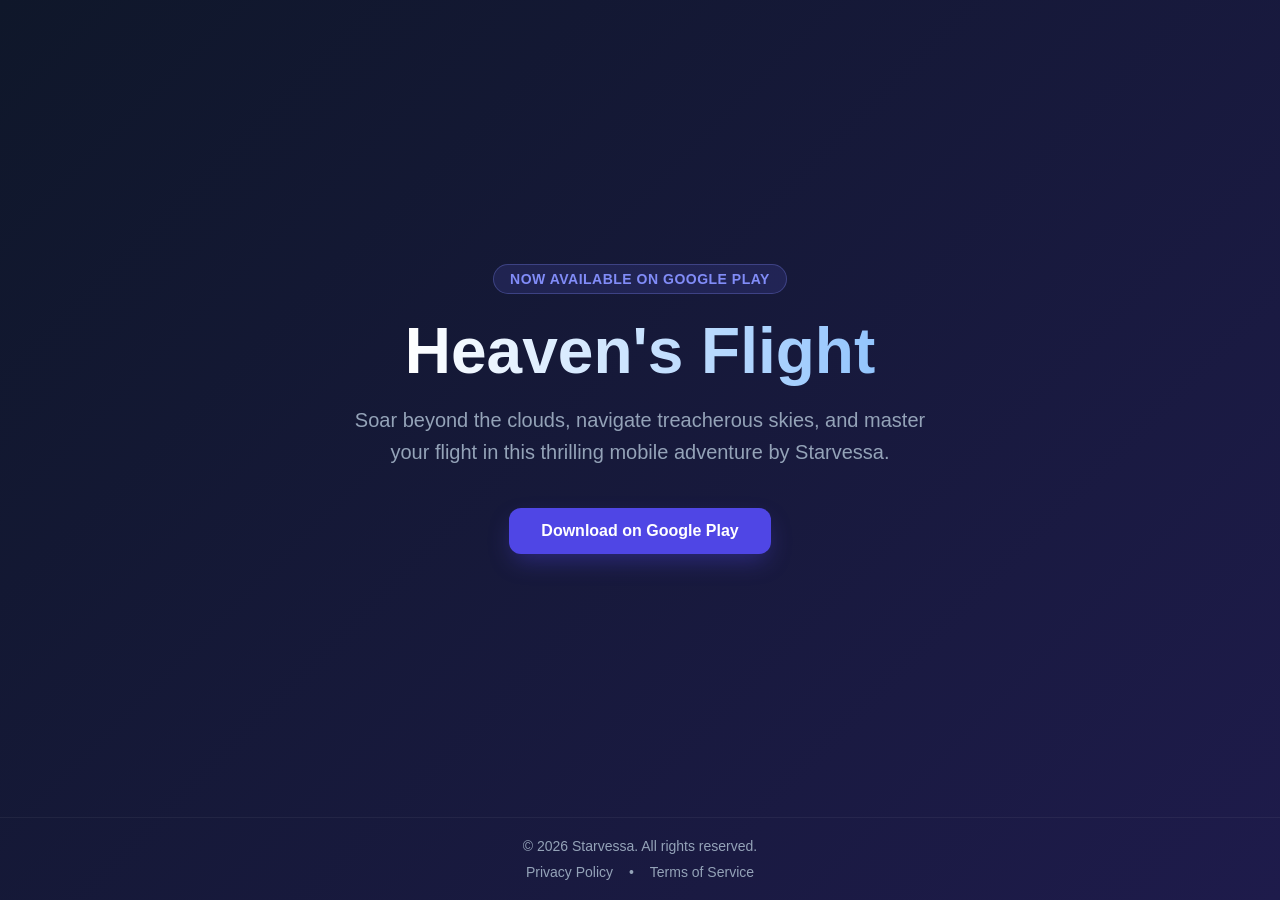
<file: index.html>
<!DOCTYPE html>
<html lang="en">
<head>
    <meta charset="UTF-8">
    <meta name="viewport" content="width=device-width, initial-scale=1.0">
    <title>Heaven's Flight - Official Game Site</title>
    <style>
        :root {
            --primary: #4f46e5;
            --primary-glow: rgba(79, 70, 229, 0.4);
            --bg-dark: #0f172a;
            --bg-card: #1e293b;
            --text-main: #f8fafc;
            --text-muted: #94a3b8;
        }
        * {
            box-sizing: border-box;
            margin: 0;
            padding: 0;
        }
        body {
            font-family: -apple-system, BlinkMacSystemFont, "Segoe UI", Roboto, Oxygen, Ubuntu, Cantarell, sans-serif;
            background: linear-gradient(135deg, #0f172a 0%, #1e1b4b 100%);
            color: var(--text-main);
            min-height: 100vh;
            display: flex;
            flex-direction: column;
            justify-content: space-between;
            overflow-x: hidden;
        }
        .container {
            max-width: 900px;
            margin: 0 auto;
            padding: 60px 20px;
            text-align: center;
            flex: 1;
            display: flex;
            flex-direction: column;
            justify-content: center;
            align-items: center;
        }
        .hero-badge {
            background: rgba(99, 102, 241, 0.15);
            color: #818cf8;
            padding: 6px 16px;
            border-radius: 20px;
            font-size: 14px;
            font-weight: 600;
            margin-bottom: 20px;
            letter-spacing: 0.5px;
            text-transform: uppercase;
            border: 1px solid rgba(129, 140, 248, 0.3);
        }
        h1 {
            font-size: clamp(2.5rem, 5vw, 4rem);
            font-weight: 800;
            margin-bottom: 16px;
            background: linear-gradient(to right, #ffffff, #93c5fd);
            -webkit-background-clip: text;
            -webkit-text-fill-color: transparent;
        }
        p.subtitle {
            font-size: clamp(1rem, 2vw, 1.25rem);
            color: var(--text-muted);
            max-width: 600px;
            margin-bottom: 40px;
            line-height: 1.6;
        }
        .cta-button {
            display: inline-flex;
            align-items: center;
            background-color: #4f46e5;
            color: white;
            text-decoration: none;
            padding: 14px 32px;
            border-radius: 12px;
            font-size: 16px;
            font-weight: 600;
            box-shadow: 0 10px 25px -5px var(--primary-glow);
            transition: all 0.3s ease;
        }
        .cta-button:hover {
            background-color: #4338ca;
            transform: translateY(-2px);
            box-shadow: 0 15px 30px -5px rgba(79, 70, 229, 0.6);
        }
        footer {
            padding: 20px;
            text-align: center;
            color: var(--text-muted);
            font-size: 14px;
            border-top: 1px solid rgba(255, 255, 255, 0.05);
        }
        footer a {
            color: var(--text-muted);
            text-decoration: none;
            margin: 0 12px;
            transition: color 0.2s;
        }
        footer a:hover {
            color: #ffffff;
        }
    </style>
</head>
<body>
    <div class="container">
        <div class="hero-badge">Now Available on Google Play</div>
        <h1>Heaven's Flight</h1>
        <p class="subtitle">Soar beyond the clouds, navigate treacherous skies, and master your flight in this thrilling mobile adventure by Starvessa.</p>
        <a href="https://play.google.com/store/apps/details?id=com.starvessa.heavensflight" class="cta-button" target="_blank">Download on Google Play</a>
    </div>
    <footer>
        <p>&copy; 2026 Starvessa. All rights reserved.</p>
        <div style="margin-top: 10px;">
            <a href="privacy.html">Privacy Policy</a> &bull; 
            <a href="terms.html">Terms of Service</a>
        </div>
    </footer>
</body>
</html>
</file>
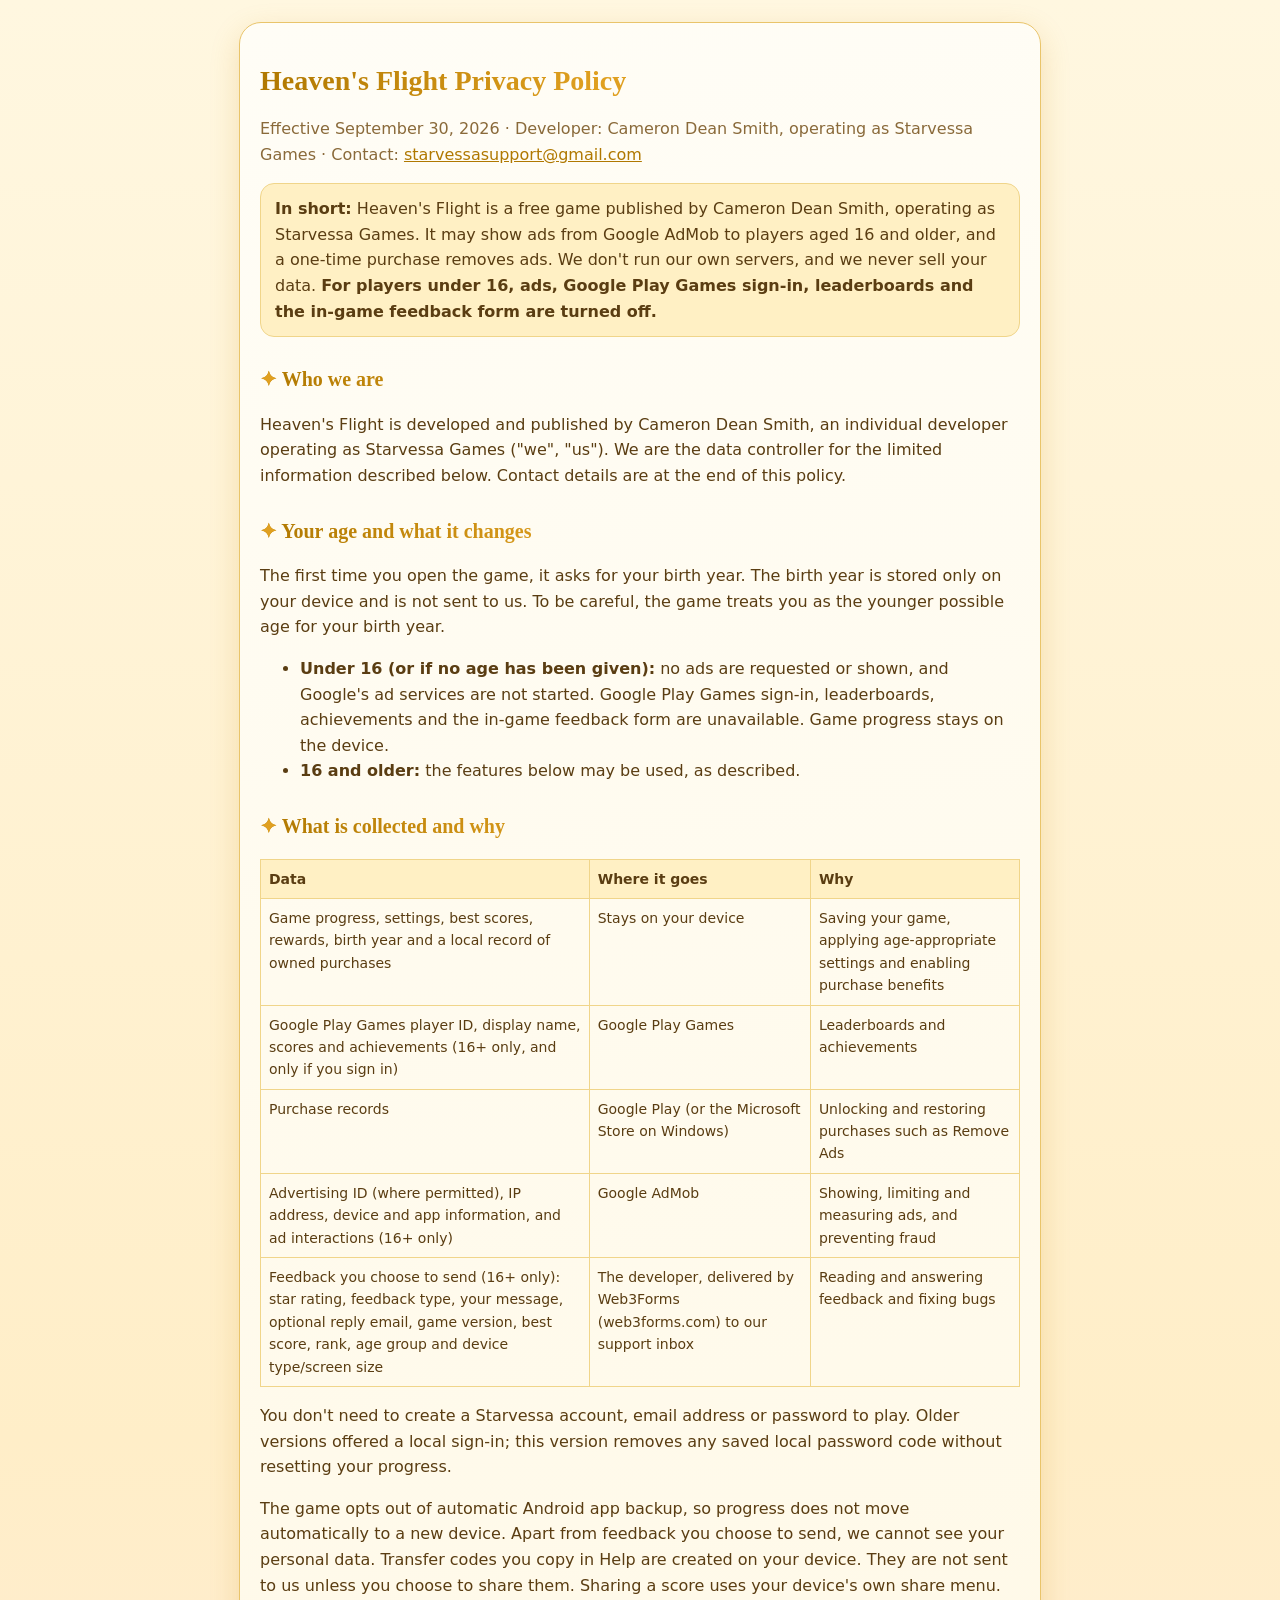
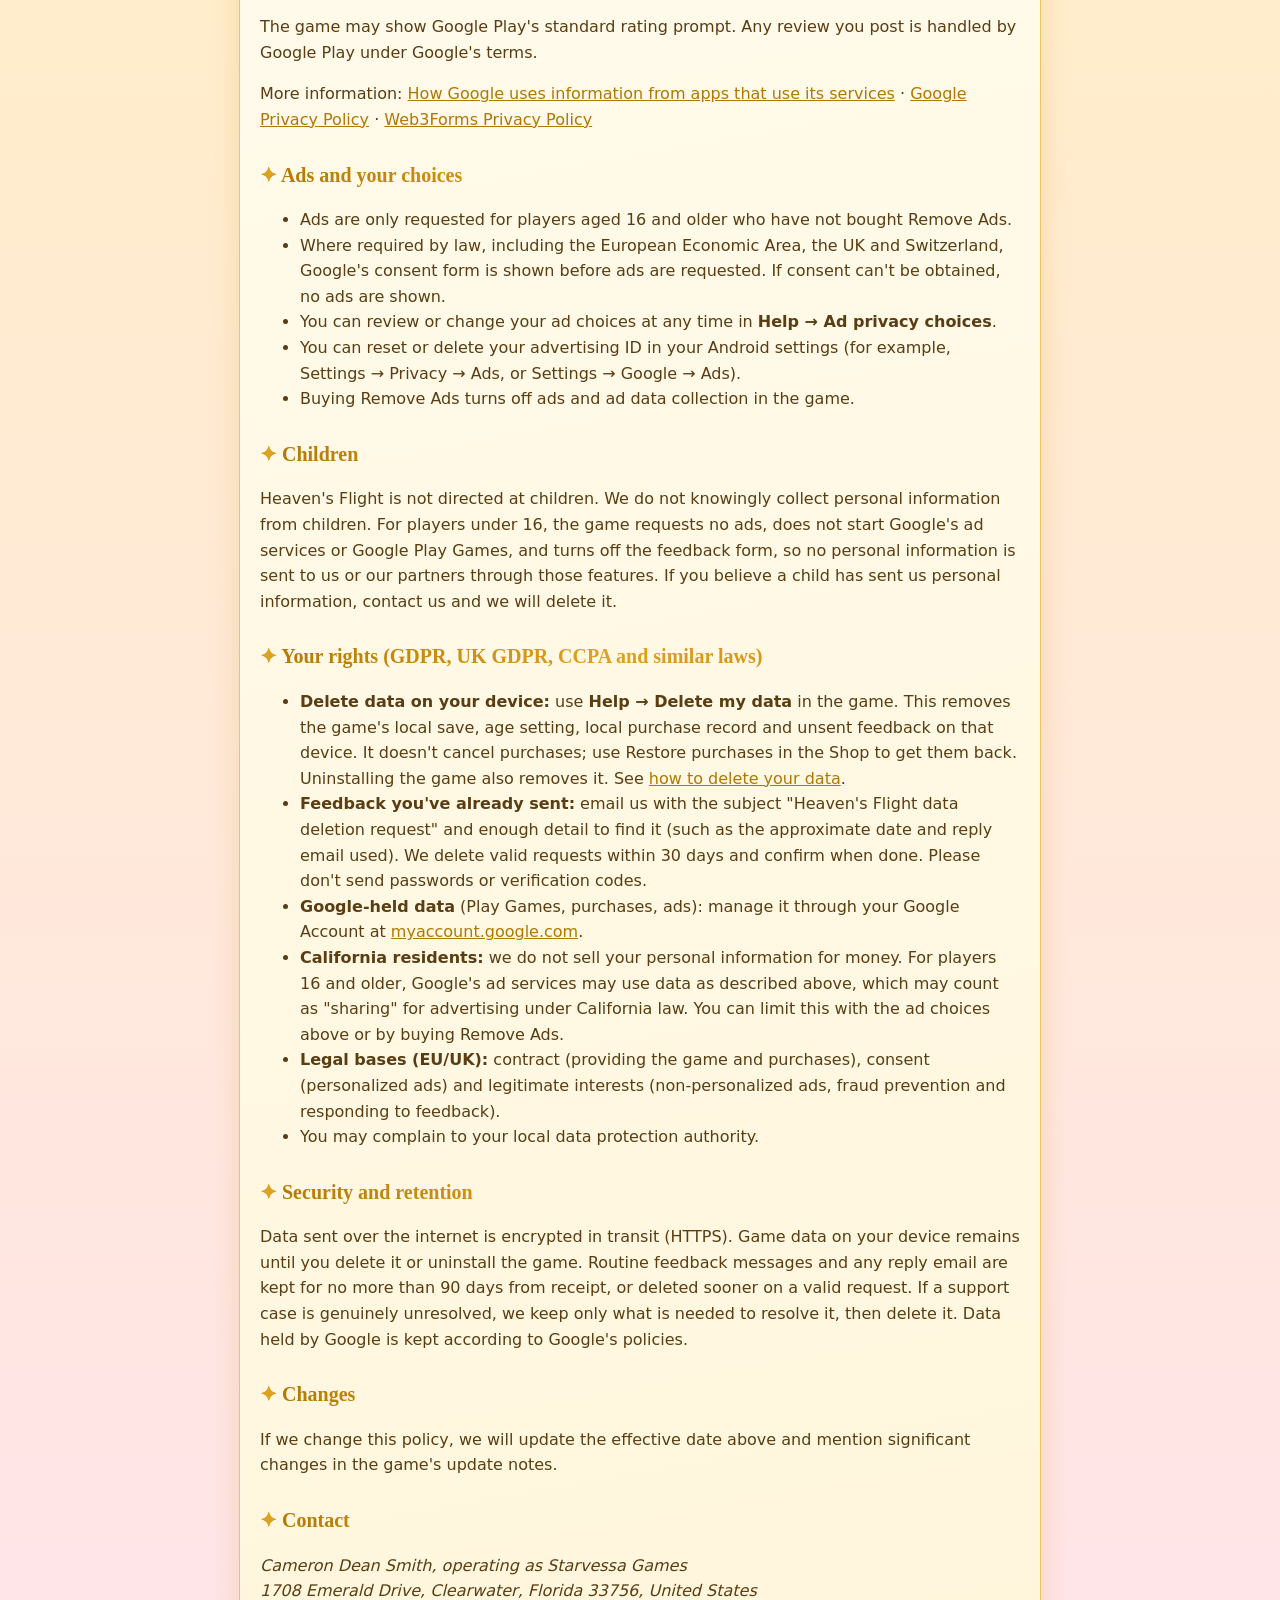
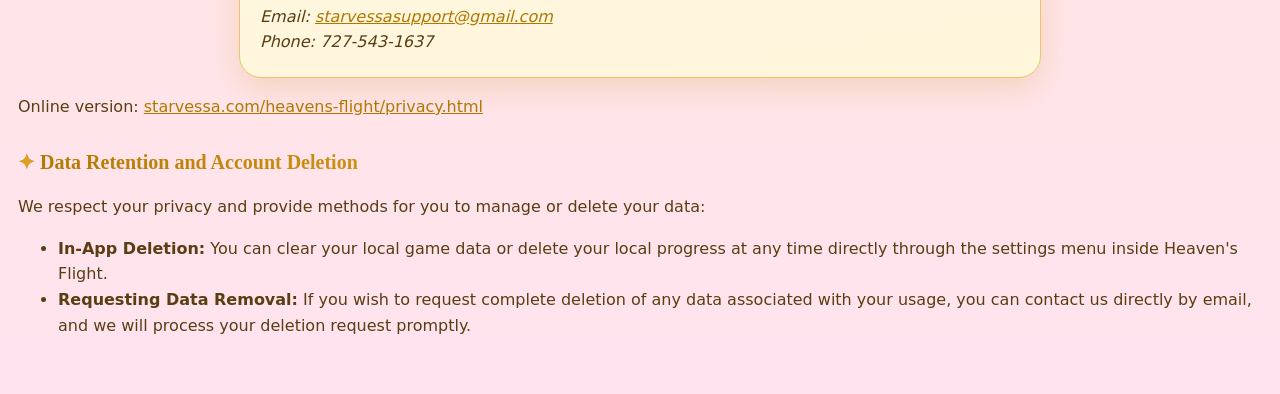
<file: privacy.html>
<!doctype html><html lang="en"><meta charset="utf-8"><meta name="viewport" content="width=device-width,initial-scale=1"><title>Heaven's Flight Privacy Policy</title><style>body{background:linear-gradient(180deg,#fff7e0,#ffeec8 40%,#ffe3ef);color:#5a3d12;font-family:system-ui,sans-serif;line-height:1.6;margin:0;padding:22px 18px 40px}main{max-width:760px;margin:auto;background:linear-gradient(170deg,#fffdf6,#fff6dc);border:1.5px solid #e9c46a;border-radius:22px;padding:22px 20px;box-shadow:0 10px 30px #c9860a33}h1,h2{font-family:'Noto Serif',Georgia,serif;background:linear-gradient(90deg,#b07800,#e0a020 45%,#c9860a);-webkit-background-clip:text;background-clip:text;color:transparent}h1{font-size:28px;line-height:1.2}h2{font-size:20px;margin-top:26px}h2::before{content:'✦ ';color:#e0a020;-webkit-text-fill-color:#e0a020}a{color:#b07800}.meta{color:#8a6a3a}.summary{background:#fff0c4;border:1px solid #f0d58a;padding:12px 14px;border-radius:14px}table{border-collapse:collapse;width:100%;font-size:14px}td,th{border:1px solid #f0d58a;padding:8px;text-align:left;vertical-align:top}th{background:#fff0c4}</style><body><main><h1>Heaven's Flight Privacy Policy</h1>
<div class="meta">Effective September 30, 2026 · Developer: Cameron Dean Smith, operating as Starvessa Games · Contact: <a href="mailto:starvessasupport@gmail.com">starvessasupport@gmail.com</a></div>

<p class="summary"><strong>In short:</strong> Heaven's Flight is a free game published by Cameron Dean Smith, operating as Starvessa Games. It may show ads from Google AdMob to players aged 16 and older, and a one-time purchase removes ads. We don't run our own servers, and we never sell your data. <strong>For players under 16, ads, Google Play Games sign-in, leaderboards and the in-game feedback form are turned off.</strong></p>

<h2>Who we are</h2>
<p>Heaven's Flight is developed and published by Cameron Dean Smith, an individual developer operating as Starvessa Games ("we", "us"). We are the data controller for the limited information described below. Contact details are at the end of this policy.</p>

<h2>Your age and what it changes</h2>
<p>The first time you open the game, it asks for your birth year. The birth year is stored only on your device and is not sent to us. To be careful, the game treats you as the younger possible age for your birth year.</p>
<ul>
  <li><strong>Under 16 (or if no age has been given):</strong> no ads are requested or shown, and Google's ad services are not started. Google Play Games sign-in, leaderboards, achievements and the in-game feedback form are unavailable. Game progress stays on the device.</li>
  <li><strong>16 and older:</strong> the features below may be used, as described.</li>
</ul>

<h2>What is collected and why</h2>
<div class="tbl"><table>
  <thead><tr><th>Data</th><th>Where it goes</th><th>Why</th></tr></thead>
  <tbody>
    <tr><td>Game progress, settings, best scores, rewards, birth year and a local record of owned purchases</td><td>Stays on your device</td><td>Saving your game, applying age-appropriate settings and enabling purchase benefits</td></tr>
    <tr><td>Google Play Games player ID, display name, scores and achievements (16+ only, and only if you sign in)</td><td>Google Play Games</td><td>Leaderboards and achievements</td></tr>
    <tr><td>Purchase records</td><td>Google Play (or the Microsoft Store on Windows)</td><td>Unlocking and restoring purchases such as Remove Ads</td></tr>
    <tr><td>Advertising ID (where permitted), IP address, device and app information, and ad interactions (16+ only)</td><td>Google AdMob</td><td>Showing, limiting and measuring ads, and preventing fraud</td></tr>
    <tr><td>Feedback you choose to send (16+ only): star rating, feedback type, your message, optional reply email, game version, best score, rank, age group and device type/screen size</td><td>The developer, delivered by Web3Forms (web3forms.com) to our support inbox</td><td>Reading and answering feedback and fixing bugs</td></tr>
  </tbody>
</table></div>
<p>You don't need to create a Starvessa account, email address or password to play. Older versions offered a local sign-in; this version removes any saved local password code without resetting your progress.</p>
<p>The game opts out of automatic Android app backup, so progress does not move automatically to a new device. Apart from feedback you choose to send, we cannot see your personal data. Transfer codes you copy in Help are created on your device. They are not sent to us unless you choose to share them. Sharing a score uses your device's own share menu.</p>
<p>The game may show Google Play's standard rating prompt. Any review you post is handled by Google Play under Google's terms.</p>
<p>More information: <a href="https://policies.google.com/technologies/partner-sites">How Google uses information from apps that use its services</a> · <a href="https://policies.google.com/privacy">Google Privacy Policy</a> · <a href="https://web3forms.com/privacy">Web3Forms Privacy Policy</a></p>

<h2>Ads and your choices</h2>
<ul>
  <li>Ads are only requested for players aged 16 and older who have not bought Remove Ads.</li>
  <li>Where required by law, including the European Economic Area, the UK and Switzerland, Google's consent form is shown before ads are requested. If consent can't be obtained, no ads are shown.</li>
  <li>You can review or change your ad choices at any time in <strong>Help → Ad privacy choices</strong>.</li>
  <li>You can reset or delete your advertising ID in your Android settings (for example, Settings → Privacy → Ads, or Settings → Google → Ads).</li>
  <li>Buying Remove Ads turns off ads and ad data collection in the game.</li>
</ul>

<h2>Children</h2>
<p>Heaven's Flight is not directed at children. We do not knowingly collect personal information from children. For players under 16, the game requests no ads, does not start Google's ad services or Google Play Games, and turns off the feedback form, so no personal information is sent to us or our partners through those features. If you believe a child has sent us personal information, contact us and we will delete it.</p>

<h2>Your rights (GDPR, UK GDPR, CCPA and similar laws)</h2>
<ul>
  <li><strong>Delete data on your device:</strong> use <strong>Help → Delete my data</strong> in the game. This removes the game's local save, age setting, local purchase record and unsent feedback on that device. It doesn't cancel purchases; use Restore purchases in the Shop to get them back. Uninstalling the game also removes it. See <a href="https://starvessa.com/delete-data.html">how to delete your data</a>.</li>
  <li><strong>Feedback you've already sent:</strong> email us with the subject "Heaven's Flight data deletion request" and enough detail to find it (such as the approximate date and reply email used). We delete valid requests within 30 days and confirm when done. Please don't send passwords or verification codes.</li>
  <li><strong>Google-held data</strong> (Play Games, purchases, ads): manage it through your Google Account at <a href="https://myaccount.google.com">myaccount.google.com</a>.</li>
  <li><strong>California residents:</strong> we do not sell your personal information for money. For players 16 and older, Google's ad services may use data as described above, which may count as "sharing" for advertising under California law. You can limit this with the ad choices above or by buying Remove Ads.</li>
  <li><strong>Legal bases (EU/UK):</strong> contract (providing the game and purchases), consent (personalized ads) and legitimate interests (non-personalized ads, fraud prevention and responding to feedback).</li>
  <li>You may complain to your local data protection authority.</li>
</ul>

<h2>Security and retention</h2>
<p>Data sent over the internet is encrypted in transit (HTTPS). Game data on your device remains until you delete it or uninstall the game. Routine feedback messages and any reply email are kept for no more than 90 days from receipt, or deleted sooner on a valid request. If a support case is genuinely unresolved, we keep only what is needed to resolve it, then delete it. Data held by Google is kept according to Google's policies.</p>

<h2>Changes</h2>
<p>If we change this policy, we will update the effective date above and mention significant changes in the game's update notes.</p>

<h2>Contact</h2>
<address>
Cameron Dean Smith, operating as Starvessa Games<br>
1708 Emerald Drive, Clearwater, Florida 33756, United States<br>
Email: <a href="mailto:starvessasupport@gmail.com">starvessasupport@gmail.com</a><br>
Phone: 727-543-1637
</address></main><p>Online version: <a href="https://starvessa.com/heavens-flight/privacy.html">starvessa.com/heavens-flight/privacy.html</a></p>
<h2>Data Retention and Account Deletion</h2>
    <p>We respect your privacy and provide methods for you to manage or delete your data:</p>
    <ul>
        <li><strong>In-App Deletion:</strong> You can clear your local game data or delete your local progress at any time directly through the settings menu inside Heaven's Flight.</li>
        <li><strong>Requesting Data Removal:</strong> If you wish to request complete deletion of any data associated with your usage, you can contact us directly by email, and we will process your deletion request promptly.</li>
    </ul>
</body></html>
</file>
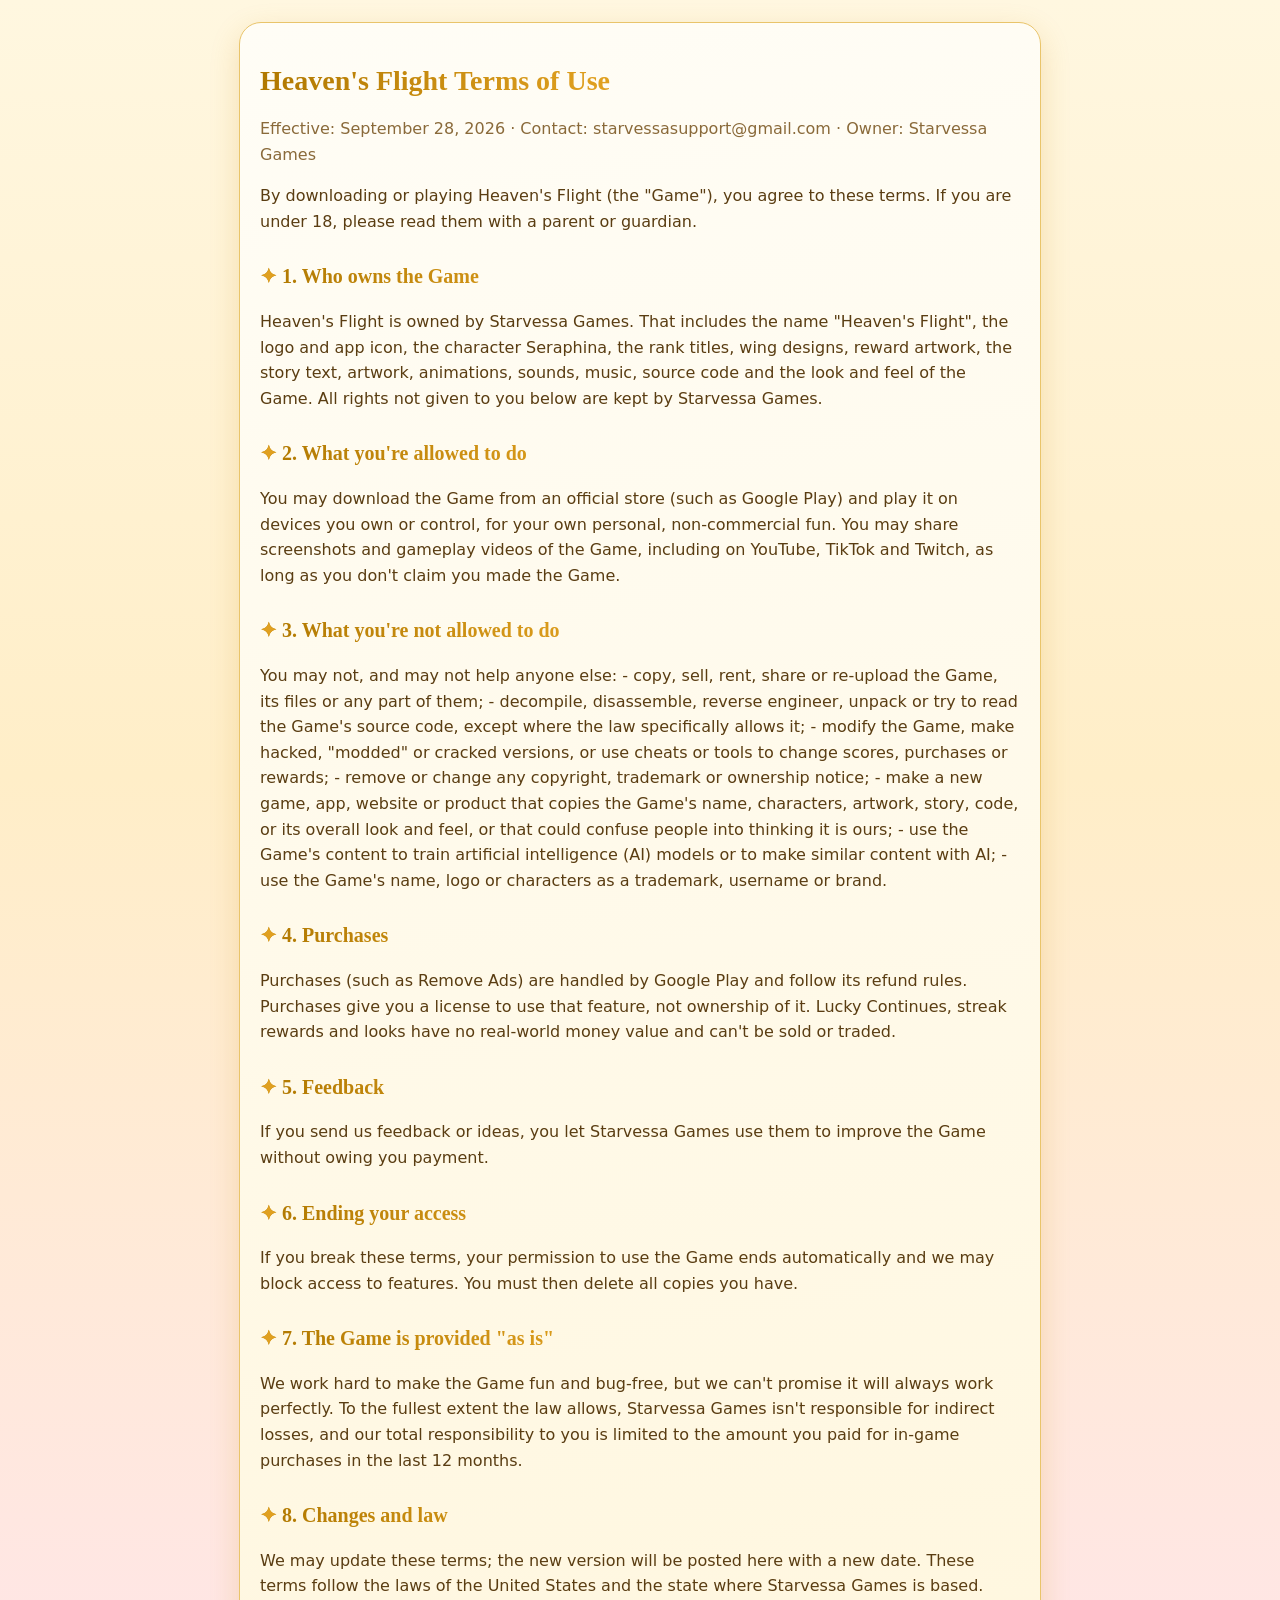
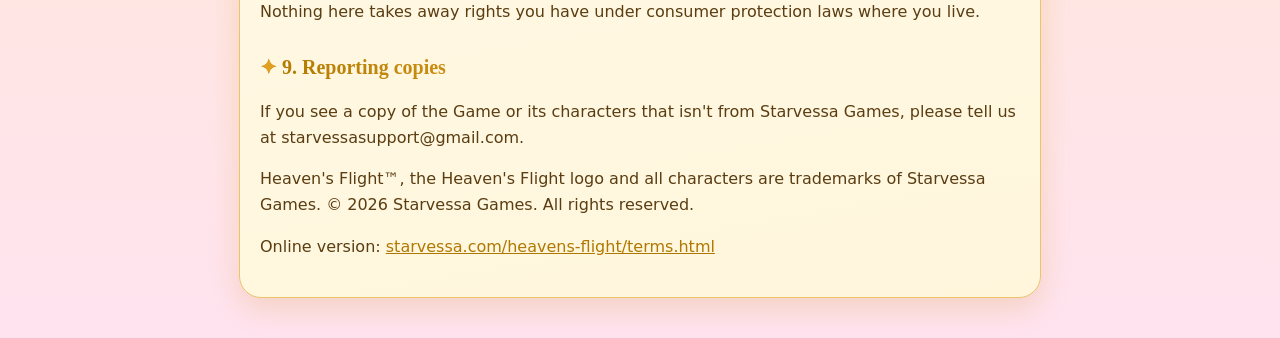
<file: terms.html>
<!doctype html><html lang="en"><meta charset="utf-8"><meta name="viewport" content="width=device-width,initial-scale=1"><title>Heaven's Flight Terms of Use</title><style>body{background:linear-gradient(180deg,#fff7e0,#ffeec8 40%,#ffe3ef);color:#5a3d12;font-family:system-ui,sans-serif;line-height:1.6;margin:0;padding:22px 18px 40px}main{max-width:760px;margin:auto;background:linear-gradient(170deg,#fffdf6,#fff6dc);border:1.5px solid #e9c46a;border-radius:22px;padding:22px 20px;box-shadow:0 10px 30px #c9860a33}h1,h2{font-family:'Noto Serif',Georgia,serif;background:linear-gradient(90deg,#b07800,#e0a020 45%,#c9860a);-webkit-background-clip:text;background-clip:text;color:transparent}h1{font-size:28px;line-height:1.2}h2{font-size:20px;margin-top:26px}h2::before{content:'✦ ';color:#e0a020;-webkit-text-fill-color:#e0a020}a{color:#b07800}.meta{color:#8a6a3a}.summary{background:#fff0c4;border:1px solid #f0d58a;padding:12px 14px;border-radius:14px}table{border-collapse:collapse;width:100%;font-size:14px}td,th{border:1px solid #f0d58a;padding:8px;text-align:left;vertical-align:top}th{background:#fff0c4}</style><body><main><h1>Heaven's Flight Terms of Use</h1><div class="meta">Effective: September 28, 2026 · Contact: starvessasupport@gmail.com · Owner: Starvessa Games</div>
<p>By downloading or playing Heaven's Flight (the "Game"), you agree to these terms. If you are under 18, please read them with a parent or guardian.</p>
<h2>1. Who owns the Game</h2>
<p>Heaven's Flight is owned by Starvessa Games. That includes the name "Heaven's Flight", the logo and app icon, the character Seraphina, the rank titles, wing designs, reward artwork, the story text, artwork, animations, sounds, music, source code and the look and feel of the Game. All rights not given to you below are kept by Starvessa Games.</p>
<h2>2. What you're allowed to do</h2>
<p>You may download the Game from an official store (such as Google Play) and play it on devices you own or control, for your own personal, non-commercial fun. You may share screenshots and gameplay videos of the Game, including on YouTube, TikTok and Twitch, as long as you don't claim you made the Game.</p>
<h2>3. What you're not allowed to do</h2>
<p>You may not, and may not help anyone else:
- copy, sell, rent, share or re-upload the Game, its files or any part of them;
- decompile, disassemble, reverse engineer, unpack or try to read the Game's source code, except where the law specifically allows it;
- modify the Game, make hacked, "modded" or cracked versions, or use cheats or tools to change scores, purchases or rewards;
- remove or change any copyright, trademark or ownership notice;
- make a new game, app, website or product that copies the Game's name, characters, artwork, story, code, or its overall look and feel, or that could confuse people into thinking it is ours;
- use the Game's content to train artificial intelligence (AI) models or to make similar content with AI;
- use the Game's name, logo or characters as a trademark, username or brand.</p>
<h2>4. Purchases</h2>
<p>Purchases (such as Remove Ads) are handled by Google Play and follow its refund rules. Purchases give you a license to use that feature, not ownership of it. Lucky Continues, streak rewards and looks have no real-world money value and can't be sold or traded.</p>
<h2>5. Feedback</h2>
<p>If you send us feedback or ideas, you let Starvessa Games use them to improve the Game without owing you payment.</p>
<h2>6. Ending your access</h2>
<p>If you break these terms, your permission to use the Game ends automatically and we may block access to features. You must then delete all copies you have.</p>
<h2>7. The Game is provided "as is"</h2>
<p>We work hard to make the Game fun and bug-free, but we can't promise it will always work perfectly. To the fullest extent the law allows, Starvessa Games isn't responsible for indirect losses, and our total responsibility to you is limited to the amount you paid for in-game purchases in the last 12 months.</p>
<h2>8. Changes and law</h2>
<p>We may update these terms; the new version will be posted here with a new date. These terms follow the laws of the United States and the state where Starvessa Games is based. Nothing here takes away rights you have under consumer protection laws where you live.</p>
<h2>9. Reporting copies</h2>
<p>If you see a copy of the Game or its characters that isn't from Starvessa Games, please tell us at starvessasupport@gmail.com.</p>
<p>Heaven's Flight™, the Heaven's Flight logo and all characters are trademarks of Starvessa Games. © 2026 Starvessa Games. All rights reserved.</p><p>Online version: <a href="https://starvessa.com/heavens-flight/terms.html">starvessa.com/heavens-flight/terms.html</a></p></main></body></html>
</file>
